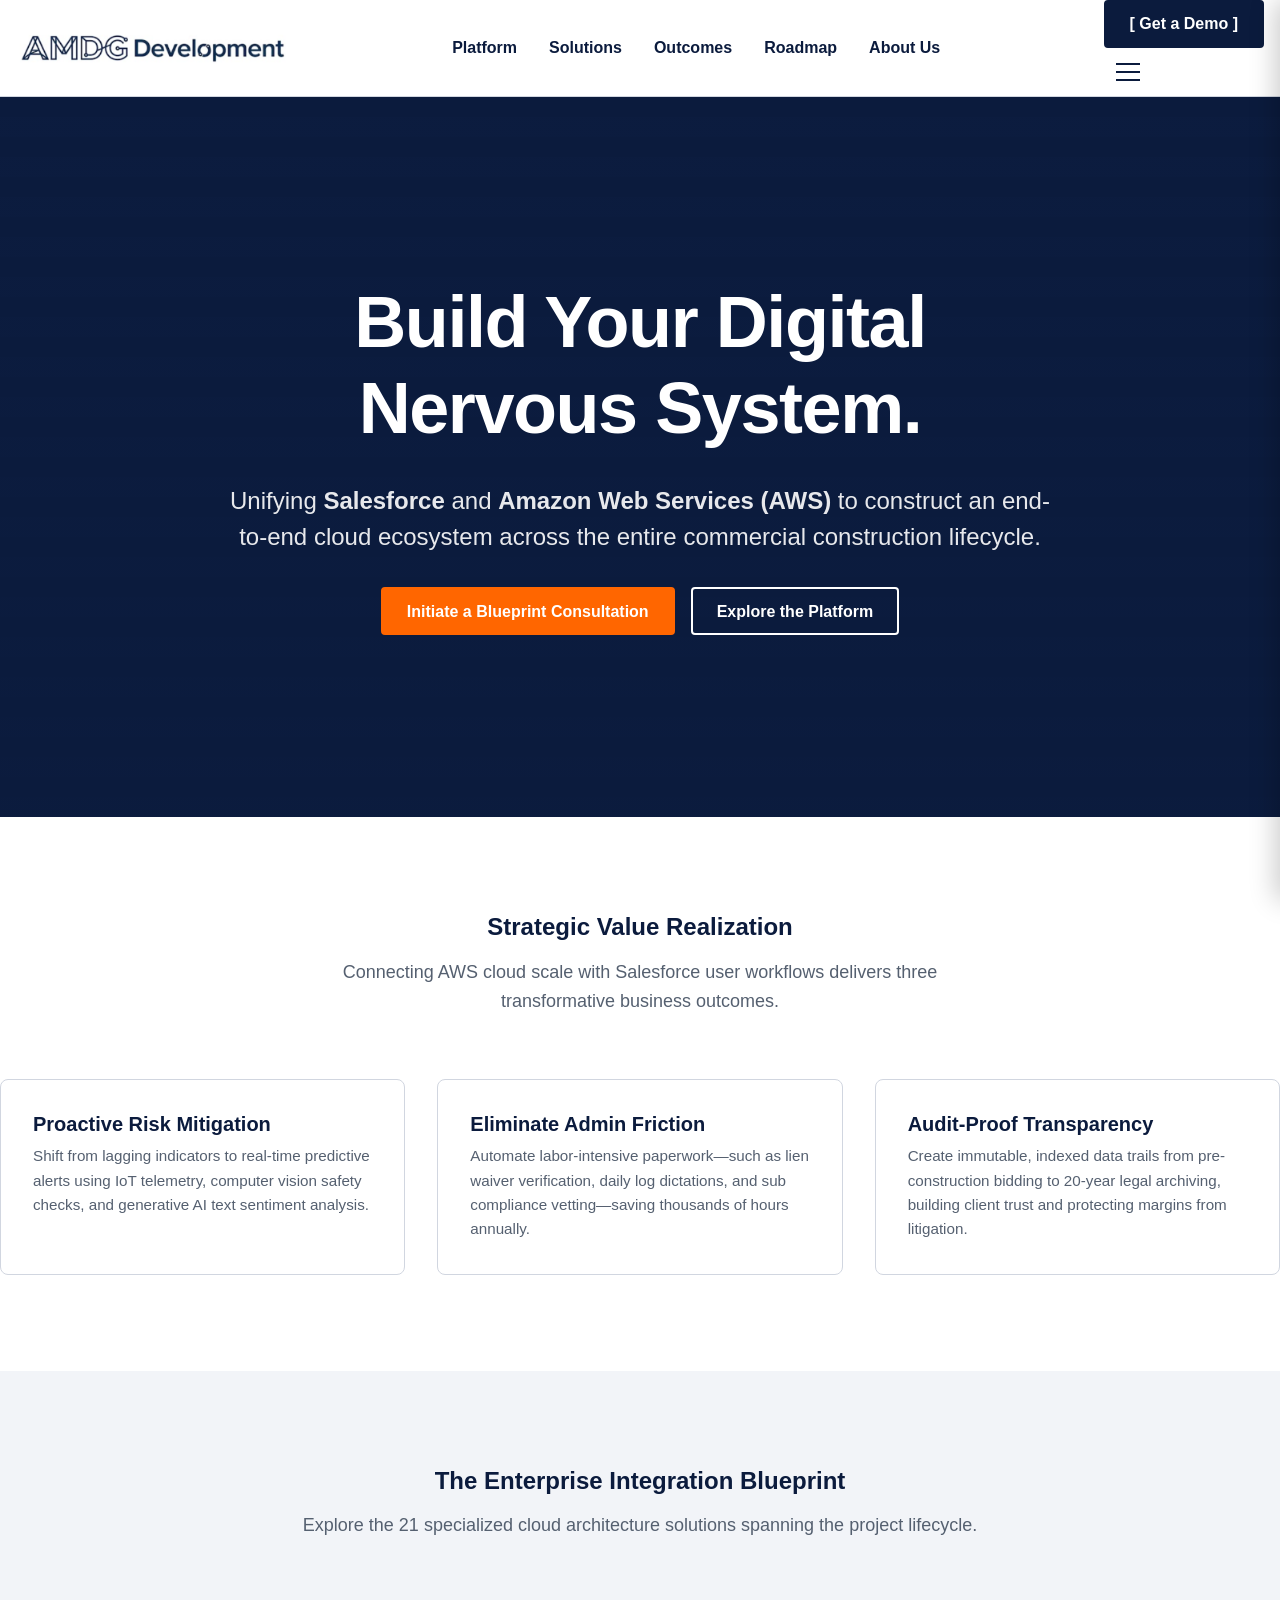
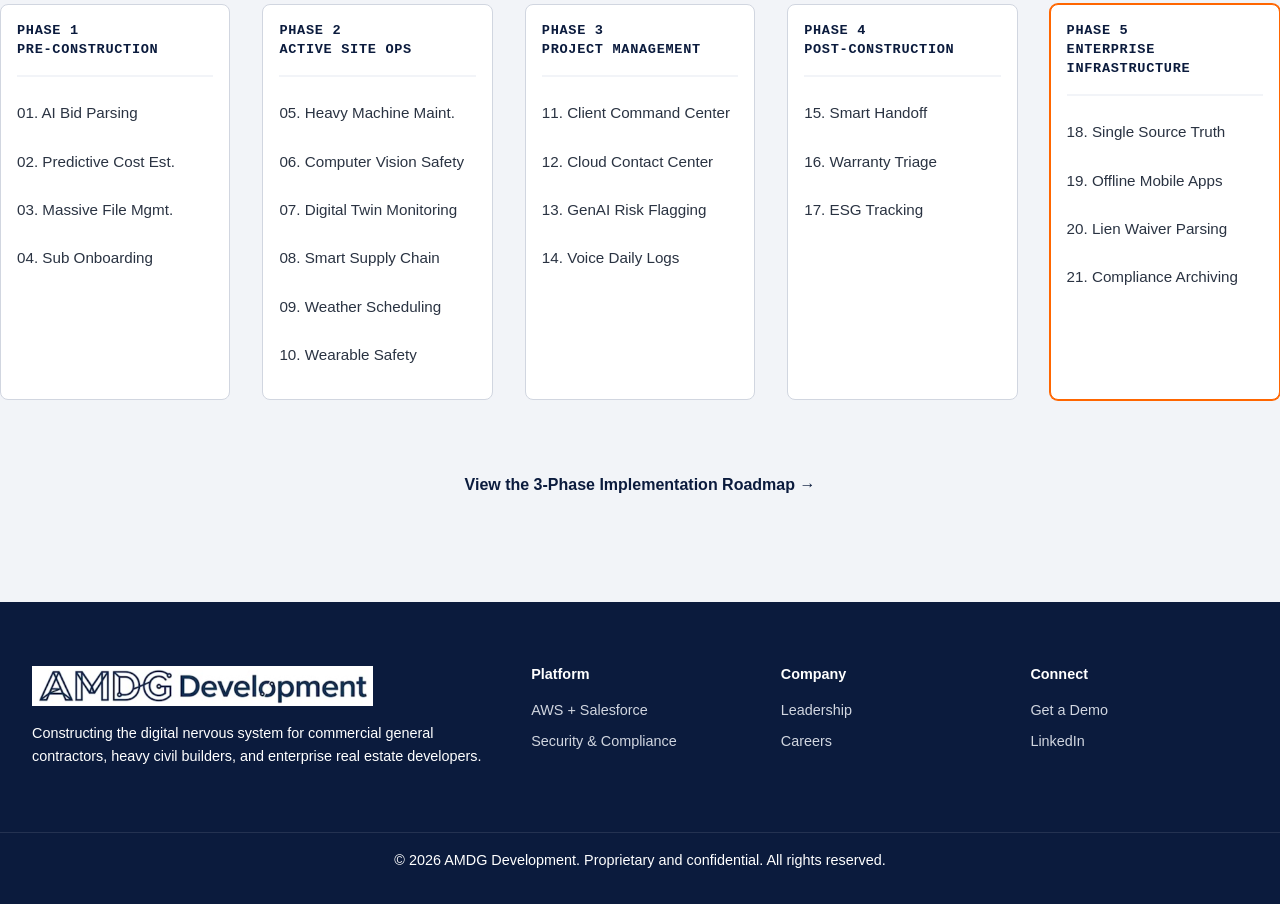
<file: index.html>
<!DOCTYPE html>
<html lang="en">
<head>
    <meta charset="UTF-8">
    <!-- Responsive Meta Tag (Crucial for proper scaling on iPhone and Galaxy) -->
    <meta name="viewport" content="width=device-width, initial-scale=1.0, viewport-fit=cover">
    
    <title>AMDG Development | Enterprise Construction Integration (Salesforce + AWS)</title>
    <meta name="description" content="Unifying Salesforce CRM and AWS to construct an end-to-end digital nervous system across the commercial construction lifecycle.">

    <!-- 1. Favicon (Using your existing SVG logo for a crisp browser tab icon) -->
    <link rel="icon" type="image/png" href="assets/icons/amdg-logo.png">

    <!-- 2. Preconnect to Google Fonts (Speeds up font loading dramatically) -->
    <link rel="preconnect" href="https://fonts.googleapis.com">
    <link rel="preconnect" href="https://fonts.gstatic.com" crossorigin>
    
    <!-- 3. Typography Engine: Inter (Enterprise Base) & Roboto Mono (Tech/Blueprint Accents) -->
    <link href="https://fonts.googleapis.com/css2?family=Inter:wght@400;500;600;700&family=Roboto+Mono:wght@400;500&display=swap" rel="stylesheet">

    <!-- 4. Stylesheets in Strict Cascade Order -->
    <link rel="stylesheet" href="css/normalize.css">
    <link rel="stylesheet" href="css/global.css">
    <link rel="stylesheet" href="css/responsive.css"> <!-- Loaded early so clamp() variables apply downstream -->
    <link rel="stylesheet" href="css/mega-menu.css">
    <link rel="stylesheet" href="css/mobile-menu.css">
    <link rel="stylesheet" href="css/home.css"> <!-- Page-specific styles load last to override safely -->

    <!-- 5. Scripts (Deferred to guarantee the DOM exists before they run) -->
    <script src="js/main.js" defer></script>
    <script src="js/mobile-drawer.js" defer></script>
    <script src="js/mega-menu.js" defer></script>
    <script src="js/animations.js" defer></script>
</head>

<body>

    <!-- =========================================================
         GLOBAL HEADER & NAVIGATION (Sticky)
         ========================================================= -->
    <header class="sticky-nav">
        <div class="nav-container">
            <!-- Brand Logo -->
            <div class="brand">
                <a href="./index.html">
                    <img src="assets/icons/amdg-logo.png" alt="AMDG Development" class="logo-img">
                    <!-- <span class="brand-text">AMDG Development</span> -->
                </a>
            </div>

            <!-- Desktop Mega Menu (Hidden on Mobile) -->
            <nav class="desktop-nav-only">
                <ul class="nav-links">
                    <li class="dropdown-trigger">
                        <a href="./platform/index.html">Platform</a>
                    </li>
                    
                    <!-- Solutions 5-Column Mega Menu -->
                    <li class="dropdown-trigger mega-menu-trigger">
                        <a href="#">Solutions</a>
                        <div class="mega-menu grid-5-col">
                            <div class="mega-col">
                                <h4>1. Pre-Construction</h4>
                                <a href="./solutions/pre-construction/ai-bid-parsing.html">AI Bid Parsing</a>
                                <a href="./solutions/pre-construction/predictive-cost-estimation.html">Predictive Cost Est.</a>
                                <a href="./solutions/pre-construction/massive-file-management.html">Massive File Mgmt.</a>
                                <a href="./solutions/pre-construction/automated-subcontractor-onboarding.html">Sub Onboarding</a>
                            </div>
                            <div class="mega-col">
                                <h4>2. Active Site Ops</h4>
                                <a href="./solutions/active-site/heavy-machinery-predictive-maintenance.html">Machine Maint.</a>
                                <a href="./solutions/active-site/computer-vision-site-safety.html">Computer Vision</a>
                                <a href="./solutions/active-site/digital-twin-monitoring.html">Digital Twins</a>
                                <a href="./solutions/active-site/smart-supply-chain-tracking.html">Supply Tracking</a>
                                <a href="./solutions/active-site/weather-responsive-scheduling.html">Weather Scheduling</a>
                                <a href="./solutions/active-site/wearable-worker-safety.html">Wearable Safety</a>
                            </div>
                            <div class="mega-col">
                                <h4>3. Project Management</h4>
                                <a href="./solutions/project-management/unified-client-command-center.html">Client Command Center</a>
                                <a href="./solutions/project-management/intelligent-contact-center.html">Cloud Contact Center</a>
                                <a href="./solutions/project-management/generative-ai-risk-flagging.html">GenAI Risk Flagging</a>
                                <a href="./solutions/project-management/automated-daily-site-logs.html">Voice Daily Logs</a>
                            </div>
                            <div class="mega-col">
                                <h4>4. Post-Construction</h4>
                                <a href="./solutions/post-construction/smart-building-handoff.html">Smart Handoff</a>
                                <a href="./solutions/post-construction/automated-warranty-triage.html">Warranty Triage</a>
                                <a href="./solutions/post-construction/esg-sustainability-tracking.html">ESG Tracking</a>
                            </div>
                            <div class="mega-col">
                                <h4>5. Enterprise IT</h4>
                                <a href="./solutions/enterprise-it/single-source-of-truth.html">Single Source of Truth</a>
                                <a href="./solutions/enterprise-it/agile-field-apps.html">Offline Mobile Apps</a>
                                <a href="./solutions/enterprise-it/automated-lien-waiver-processing.html">Lien Waiver Parsing</a>
                                <a href="./solutions/enterprise-it/disaster-recovery-archiving.html">Compliance Archiving</a>
                            </div>
                        </div>
                    </li>

                    <li class="dropdown-trigger">
                        <a href="./outcomes/index.html">Outcomes</a>
                    </li>
                    <li class="dropdown-trigger">
                        <a href="./roadmap/index.html">Roadmap</a>
                    </li>
                    <li class="dropdown-trigger">
                        <a href="./about/index.html">About Us</a>
                    </li>
                </ul>
            </nav>

            <!-- Global Call to Action -->
            <div class="nav-cta">
                <a href="./contact/get-a-demo.html" class="btn-primary desktop-nav-only">[ Get a Demo ]</a>
                <a href="./contact/get-a-demo.html" class="btn-primary-mini mobile-drawer-only">Demo</a>
                
                <!-- Mobile Hamburger Icon (48px tap target) -->
                <button class="hamburger-btn mobile-drawer-only" aria-label="Open menu" aria-expanded="false">
                    <span class="hamburger-line"></span>
                    <span class="hamburger-line"></span>
                    <span class="hamburger-line"></span>
                </button>
            </div>
        </div>
    </header>

    <!-- =========================================================
         MOBILE OFF-CANVAS DRAWER (Hidden by default)
         ========================================================= -->
    <nav class="mobile-drawer overlay-solid-bg" aria-hidden="true">
        <div class="drawer-header">
            <span class="brand-text">Menu</span>
            <button class="close-drawer-btn" aria-label="Close menu">&times;</button>
        </div>
        <div class="drawer-content">
            <a href="./platform/index.html" class="drawer-link">Platform</a>
            
            <!-- Phase Accordions for Mobile Progressive Disclosure -->
            <div class="accordion">
                <button class="accordion-header" aria-expanded="false">Solutions (21 Services) <span class="icon-plus"></span></button>
                <div class="accordion-body">
                    <div class="phase-group">
                        <h5>Phase 1: Pre-Construction</h5>
                        <a href="./solutions/pre-construction/ai-bid-parsing.html">AI Bid Parsing</a>
                        <a href="./solutions/pre-construction/predictive-cost-estimation.html">Predictive Cost Estimation</a>
                        <!-- Add other Phase 1 links here -->
                    </div>
                    <div class="phase-group">
                        <h5>Phase 2: Active Site Ops</h5>
                        <a href="./solutions/active-site/wearable-worker-safety.html">Wearable Worker Safety</a>
                        <!-- Add other Phase 2 links here -->
                    </div>
                    <!-- (Phases 3-5 omitted for brevity in template, replicated via standard accordion logic) -->
                </div>
            </div>

            <a href="./outcomes/index.html" class="drawer-link">Outcomes</a>
            <a href="./roadmap/index.html" class="drawer-link">Implementation Roadmap</a>
            <a href="./about/index.html" class="drawer-link">About Us</a>
            
            <div class="drawer-footer mobile-bottom-cta">
                <a href="./contact/get-a-demo.html" class="btn-primary full-width">Speak to an Architect</a>
            </div>
        </div>
    </nav>

    <!-- =========================================================
         MAIN CONTENT
         ========================================================= -->
    <main>
        <!-- Hero Section (Typography and Texture First) -->
        <section class="hero dark-texture-bg">
            <div class="container layout-center text-white">
                <h1 class="fluid-h1">Build Your Digital Nervous System.</h1>
                <p class="hero-subtext fluid-h2-sub">
                    Unifying <strong>Salesforce</strong> and <strong>Amazon Web Services (AWS)</strong> to construct an end-to-end cloud ecosystem across the entire commercial construction lifecycle.
                </p>
                <div class="hero-actions">
                    <a href="./contact/get-a-demo.html" class="btn-primary high-vis-accent">Initiate a Blueprint Consultation</a>
                    <a href="./platform/index.html" class="btn-secondary">Explore the Platform</a>
                </div>
            </div>
        </section>

        <!-- The Three Pillars Section -->
        <section class="pillars-section container">
            <header class="section-header text-center">
                <h2>Strategic Value Realization</h2>
                <p>Connecting AWS cloud scale with Salesforce user workflows delivers three transformative business outcomes.</p>
            </header>

            <div class="grid-3-col">
                <!-- Pillar 1 -->
                <a href="./outcomes/proactive-risk-mitigation.html" class="pillar-card">
            <!--        <div class="icon-wrapper">
                        <img src="assets/icons/risk-radar.png" alt="Risk Mitigation Icon">
                    </div> -->
                    <h3>Proactive Risk Mitigation</h3>
                    <p>Shift from lagging indicators to real-time predictive alerts using IoT telemetry, computer vision safety checks, and generative AI text sentiment analysis.</p>
                </a>
                
                <!-- Pillar 2 -->
                <a href="./outcomes/margin-protection.html" class="pillar-card">
             <!--       <div class="icon-wrapper">
                        <img src="./assets/icons/friction-gear.svg" alt="Administrative Friction Icon">
                    </div> -->
                    <h3>Eliminate Admin Friction</h3>
                    <p>Automate labor-intensive paperwork—such as lien waiver verification, daily log dictations, and sub compliance vetting—saving thousands of hours annually.</p>
                </a>

                <!-- Pillar 3 -->
                <a href="./outcomes/audit-proof-transparency.html" class="pillar-card">
             <!--       <div class="icon-wrapper">
                        <img src="./assets/icons/shield-check.svg" alt="Audit-Proof Icon">
                    </div> -->
                    <h3>Audit-Proof Transparency</h3>
                    <p>Create immutable, indexed data trails from pre-construction bidding to 20-year legal archiving, building client trust and protecting margins from litigation.</p>
                </a>
            </div>
        </section>

        <!-- Interactive Integration Blueprint Matrix Section -->
        <section class="blueprint-section container bg-concrete-gray">
            <header class="section-header text-center">
                <h2>The Enterprise Integration Blueprint</h2>
                <p>Explore the 21 specialized cloud architecture solutions spanning the project lifecycle.</p>
            </header>

            <!-- 
                 Mobile: Flickable horizontal carousel or stacked cards
                 Desktop: 5-column CSS grid flowchart
            -->
            <div class="blueprint-matrix scroll-snap-x">
                
                <!-- Phase 1 Column -->
                <div class="matrix-phase-col snap-center">
                    <div class="phase-header">Phase 1 <br> Pre-Construction</div>
                    <ul class="phase-links">
                        <li><a href="./solutions/pre-construction/ai-bid-parsing.html">01. AI Bid Parsing</a></li>
                        <li><a href="./solutions/pre-construction/predictive-cost-estimation.html">02. Predictive Cost Est.</a></li>
                        <li><a href="./solutions/pre-construction/massive-file-management.html">03. Massive File Mgmt.</a></li>
                        <li><a href="./solutions/pre-construction/automated-subcontractor-onboarding.html">04. Sub Onboarding</a></li>
                    </ul>
                </div>

                <!-- Phase 2 Column -->
                <div class="matrix-phase-col snap-center">
                    <div class="phase-header">Phase 2 <br> Active Site Ops</div>
                    <ul class="phase-links">
                        <li><a href="./solutions/active-site/heavy-machinery-predictive-maintenance.html">05. Heavy Machine Maint.</a></li>
                        <li><a href="./solutions/active-site/computer-vision-site-safety.html">06. Computer Vision Safety</a></li>
                        <li><a href="./solutions/active-site/digital-twin-monitoring.html">07. Digital Twin Monitoring</a></li>
                        <li><a href="./solutions/active-site/smart-supply-chain-tracking.html">08. Smart Supply Chain</a></li>
                        <li><a href="./solutions/active-site/weather-responsive-scheduling.html">09. Weather Scheduling</a></li>
                        <li><a href="./solutions/active-site/wearable-worker-safety.html">10. Wearable Safety</a></li>
                    </ul>
                </div>

                <!-- Phase 3 Column -->
                <div class="matrix-phase-col snap-center">
                    <div class="phase-header">Phase 3 <br> Project Management</div>
                    <ul class="phase-links">
                        <li><a href="./solutions/project-management/unified-client-command-center.html">11. Client Command Center</a></li>
                        <li><a href="./solutions/project-management/intelligent-contact-center.html">12. Cloud Contact Center</a></li>
                        <li><a href="./solutions/project-management/generative-ai-risk-flagging.html">13. GenAI Risk Flagging</a></li>
                        <li><a href="./solutions/project-management/automated-daily-site-logs.html">14. Voice Daily Logs</a></li>
                    </ul>
                </div>

                <!-- Phase 4 Column -->
                <div class="matrix-phase-col snap-center">
                    <div class="phase-header">Phase 4 <br> Post-Construction</div>
                    <ul class="phase-links">
                        <li><a href="./solutions/post-construction/smart-building-handoff.html">15. Smart Handoff</a></li>
                        <li><a href="./solutions/post-construction/automated-warranty-triage.html">16. Warranty Triage</a></li>
                        <li><a href="./solutions/post-construction/esg-sustainability-tracking.html">17. ESG Tracking</a></li>
                    </ul>
                </div>

                <!-- Phase 5 Column -->
                <div class="matrix-phase-col snap-center highlight-phase">
                    <div class="phase-header">Phase 5 <br> Enterprise Infrastructure</div>
                    <ul class="phase-links">
                        <li><a href="./solutions/enterprise-it/single-source-of-truth.html">18. Single Source Truth</a></li>
                        <li><a href="./solutions/enterprise-it/agile-field-apps.html">19. Offline Mobile Apps</a></li>
                        <li><a href="./solutions/enterprise-it/automated-lien-waiver-processing.html">20. Lien Waiver Parsing</a></li>
                        <li><a href="./solutions/enterprise-it/disaster-recovery-archiving.html">21. Compliance Archiving</a></li>
                    </ul>
                </div>

            </div>
            
            <div class="text-center cta-spacing-top">
                <a href="./roadmap/index.html" class="btn-text">View the 3-Phase Implementation Roadmap &rarr;</a>
            </div>
        </section>

    </main>

    <!-- =========================================================
         GLOBAL FOOTER
         ========================================================= -->
    <footer class="global-footer bg-blueprint-navy text-white">
        <div class="container grid-5-col">
            <div class="footer-brand footer-col-span-2">
                <!-- <img src="./assets/icons/amdg-logo-white.svg" alt="AMDG Development" class="footer-logo"> -->
                <img src="./assets/icons/amdg-logo.png" alt="AMDG Development" class="footer-logo">
                <p>Constructing the digital nervous system for commercial general contractors, heavy civil builders, and enterprise real estate developers.</p>
            </div>
            
            <div class="footer-links">
                <h4>Platform</h4>
                <ul>
                    <li><a href="./platform/ecosystem.html">AWS + Salesforce</a></li>
                    <li><a href="./platform/security-compliance.html">Security & Compliance</a></li>
                </ul>
            </div>
            
            <div class="footer-links">
                <h4>Company</h4>
                <ul>
                    <li><a href="./about/integration-architects.html">Leadership</a></li>
                    <li><a href="./about/careers.html">Careers</a></li>
                </ul>
            </div>

            <div class="footer-links">
                <h4>Connect</h4>
                <ul>
                    <li><a href="./contact/get-a-demo.html">Get a Demo</a></li>
                    <li><a href="#">LinkedIn</a></li>
                </ul>
            </div>
        </div>
        <div class="container footer-bottom">
            <p>&copy; 2026 AMDG Development. Proprietary and confidential. All rights reserved.</p>
        </div>
    </footer>

</body>
</html>
</file>
<file: css/global.css>
/* =========================================================
   GLOBAL DESIGN SYSTEM & VARIABLES
   ========================================================= */
:root {
    /* Brand Colors */
    --clr-blueprint-navy: #0B1B3D;
    --clr-blueprint-navy-light: #152B5B;
    --clr-high-vis-orange: #FF6600;
    --clr-high-vis-orange-hover: #E65C00;
    --clr-concrete-gray: #F2F4F8;
    --clr-concrete-dark: #D1D6E0;
    --clr-white: #FFFFFF;
    --clr-text-main: #2A3342;
    --clr-text-muted: #556070;

    /* Typography */
    --font-primary: -apple-system, BlinkMacSystemFont, "Segoe UI", Roboto, Helvetica, Arial, sans-serif;
    --font-mono: "SFMono-Regular", Consolas, "Liberation Mono", Menlo, monospace;
    
    /* Spacing & Layout */
    --container-max-width: 1280px;
    --spacing-xs: 0.5rem;
    --spacing-sm: 1rem;
    --spacing-md: 2rem;
    --spacing-lg: 4rem;
    --spacing-xl: 6rem;
    
    /* Touch Targets (Mobile First) */
    --touch-target-min: 48px;

    /* Z-Index Scale */
    --z-base: 1;
    --z-sticky: 100;
    --z-drawer: 200;
    --z-overlay: 300;
}

/* =========================================================
   BASE STYLES & TYPOGRAPHY
   ========================================================= */
* {
    box-sizing: border-box;
    margin: 0;
    padding: 0;
}

body {
    font-family: var(--font-primary);
    color: var(--clr-text-main);
    background-color: var(--clr-white);
    line-height: 1.6;
    font-size: 16px;
    -webkit-font-smoothing: antialiased;
}

h1, h2, h3, h4, h5, h6 {
    line-height: 1.2;
    font-weight: 700;
    margin-bottom: var(--spacing-sm);
    color: var(--clr-blueprint-navy);
}

a {
    color: var(--clr-blueprint-navy);
    text-decoration: none;
    transition: color 0.2s ease;
}

a:hover {
    color: var(--clr-high-vis-orange);
}

/* Fluid Typography Utilities */
.fluid-h1 {
    font-size: clamp(2.5rem, 5vw + 1rem, 4.5rem);
    letter-spacing: -0.02em;
    margin-bottom: var(--spacing-md);
}

.fluid-h2-sub {
    font-size: clamp(1.125rem, 2vw + 0.5rem, 1.5rem);
    font-weight: 400;
    line-height: 1.5;
    opacity: 0.9;
}

/* =========================================================
   LAYOUT UTILITIES (Mobile First)
   ========================================================= */
.container {
    width: 100%;
    max-width: var(--container-max-width);
    margin: 0 auto;
    padding: 0 var(--spacing-sm);
}

@media (min-width: 768px) {
    .container { padding: 0 var(--spacing-md); }
}

.text-center { text-align: center; }
.text-white, .text-white h1, .text-white h2, .text-white p { color: var(--clr-white); }
.bg-concrete-gray { background-color: var(--clr-concrete-gray); }
.bg-blueprint-navy { background-color: var(--clr-blueprint-navy); }

/* Responsive Grids */
.grid-3-col, .grid-5-col {
    display: grid;
    grid-template-columns: 1fr;
    gap: var(--spacing-md);
}

@media (min-width: 768px) {
    .grid-3-col { grid-template-columns: repeat(2, 1fr); }
    .grid-5-col { grid-template-columns: repeat(3, 1fr); }
}

@media (min-width: 1024px) {
    .grid-3-col { grid-template-columns: repeat(3, 1fr); }
    .grid-5-col { grid-template-columns: repeat(5, 1fr); }
}

/* =========================================================
   BUTTONS & CALLS TO ACTION
   ========================================================= */
.btn-primary, .btn-secondary, .btn-primary-mini {
    display: inline-flex;
    align-items: center;
    justify-content: center;
    min-height: var(--touch-target-min);
    padding: 0 1.5rem;
    font-weight: 600;
    border-radius: 4px;
    cursor: pointer;
    transition: all 0.2s ease;
    text-align: center;
}

.btn-primary {
    background-color: var(--clr-blueprint-navy);
    color: var(--clr-white);
    border: 2px solid var(--clr-blueprint-navy);
}

.btn-primary:hover {
    background-color: var(--clr-blueprint-navy-light);
    color: var(--clr-white);
}

.btn-primary.high-vis-accent {
    background-color: var(--clr-high-vis-orange);
    border-color: var(--clr-high-vis-orange);
}

.btn-primary.high-vis-accent:hover {
    background-color: var(--clr-high-vis-orange-hover);
}

.btn-secondary {
    background-color: transparent;
    color: var(--clr-white);
    border: 2px solid var(--clr-white);
}

.btn-secondary:hover {
    background-color: rgba(255, 255, 255, 0.1);
    color: var(--clr-white);
}

.btn-text {
    font-weight: 700;
    color: var(--clr-blueprint-navy);
    display: inline-block;
    padding: var(--spacing-xs) 0;
}

.btn-text:hover { color: var(--clr-high-vis-orange); }
.full-width { width: 100%; }

/* =========================================================
   GLOBAL HEADER & FOOTER
   ========================================================= */
.sticky-nav {
    position: sticky;
    top: 0;
    z-index: var(--z-sticky);
    background-color: var(--clr-white);
    border-bottom: 1px solid var(--clr-concrete-dark);
}

.nav-container {
    display: flex;
    justify-content: space-between;
    align-items: center;
    min-height: 70px;
    padding: 0 var(--spacing-sm);
    max-width: var(--container-max-width);
    margin: 0 auto;
}

.brand a {
    display: flex;
    align-items: center;
    gap: 0.5rem;
    font-weight: 800;
    font-size: 1.25rem;
    letter-spacing: -0.02em;
}

.logo-img { height: 32px; width: auto; }
.desktop-nav-only { display: none; }

@media (min-width: 1024px) {
    .desktop-nav-only { display: flex; }
    .mobile-drawer-only { display: none; }
}

.global-footer {
    padding: var(--spacing-lg) 0 var(--spacing-md);
    font-size: 0.9rem;
}

.footer-logo {
    height: 40px;
    margin-bottom: var(--spacing-sm);
}

.global-footer h4 {
    color: var(--clr-white);
    margin-bottom: var(--spacing-sm);
}

.global-footer ul { list-style: none; }
.global-footer ul li { margin-bottom: 0.5rem; }
.global-footer ul a { color: var(--clr-concrete-dark); }
.global-footer ul a:hover { color: var(--clr-white); }
.footer-col-span-2 { grid-column: span 1; }

@media (min-width: 768px) {
    .footer-col-span-2 { grid-column: span 2; }
}

.footer-bottom {
    margin-top: var(--spacing-lg);
    padding-top: var(--spacing-sm);
    border-top: 1px solid rgba(255, 255, 255, 0.1);
    color: var(--clr-concrete-dark);
    text-align: center;
}
</file>
<file: css/responsive.css>
/* =========================================================
   GLOBAL RESPONSIVE UTILITIES & DEVICE OPTIMIZATIONS
   ========================================================= */

/* Device Notch & Safe Area Handling 
   Crucial for edge-to-edge mobile app experience on iOS/Android */
@supports (padding: max(0px)) {
    body {
        padding-left: max(0px, env(safe-area-inset-left));
        padding-right: max(0px, env(safe-area-inset-right));
    }
    
    .sticky-nav {
        padding-top: max(0px, env(safe-area-inset-top));
    }
}

/* Touch-Device Optimizations */
@media (hover: none) and (pointer: coarse) {
    /* Prevent sticky hover states on touch devices */
    a:hover, 
    .btn-primary:hover, 
    .btn-secondary:hover, 
    .pillar-card:hover {
        transform: none !important;
        box-shadow: none !important;
    }
    
    /* Ensure minimum touch target heights for accessibility */
    button, 
    input[type="submit"], 
    .btn-primary, 
    .btn-secondary {
        min-height: 48px;
    }
}

/* Responsive Visibility Utilities */
.hide-on-mobile { display: none !important; }
.show-on-mobile { display: block !important; }

@media (min-width: 768px) {
    .hide-on-tablet { display: none !important; }
    .show-on-tablet { display: block !important; }
    .hide-on-mobile { display: block !important; }
    .show-on-mobile { display: none !important; }
}

@media (min-width: 1024px) {
    .hide-on-desktop { display: none !important; }
    .show-on-desktop { display: block !important; }
}

/* Fluid Image Utilities */
.img-fluid {
    max-width: 100%;
    height: auto;
    object-fit: cover;
}

/* Fluid Embeds (Videos/Iframes) */
.video-wrapper {
    position: relative;
    padding-bottom: 56.25%; /* 16:9 Aspect Ratio */
    height: 0;
    overflow: hidden;
}

.video-wrapper iframe,
.video-wrapper object,
.video-wrapper embed {
    position: absolute;
    top: 0;
    left: 0;
    width: 100%;
    height: 100%;
}

/* =========================================================
   PRINT STYLES (Job Site Exports & PDFs)
   ========================================================= */
@media print {
    /* Reset colors for printer ink economy */
    body, .bg-blueprint-navy, .bg-concrete-gray {
        background-color: transparent !important;
        background-image: none !important;
        color: #000 !important;
    }

    /* Hide UI elements unnecessary for physical/PDF copies */
    .sticky-nav,
    .mobile-drawer,
    .global-footer,
    .btn-primary,
    .btn-secondary,
    .btn-primary-mini {
        display: none !important;
    }

    /* Ensure layouts stack or render cleanly */
    .grid-3-col, .grid-5-col {
        display: block;
    }

    .pillar-card, .matrix-phase-col {
        break-inside: avoid;
        page-break-inside: avoid;
        border: 1px solid #ccc !important;
        margin-bottom: 20px;
        box-shadow: none !important;
    }

    /* Expand the horizontal mobile scroll container for print */
    .blueprint-matrix.scroll-snap-x {
        display: block !important;
        overflow: visible !important;
    }

    /* Print URLs next to links for offline reference */
    a[href]::after {
        content: " (" attr(href) ")";
        font-size: 0.8em;
        color: #555;
    }
    
    /* Skip URLs for relative anchor links or javascript */
    a[href^="#"]::after,
    a[href^="javascript:"]::after {
        content: "";
    }

    h1, h2, h3 {
        page-break-after: avoid;
    }

    img {
        page-break-inside: avoid;
    }
}
</file>
<file: css/mega-menu.css>
/* =========================================================
   DESKTOP MEGA MENU
   ========================================================= */

/* Desktop Navigation Base */
.nav-links {
    display: flex;
    list-style: none;
    margin: 0;
    padding: 0;
    gap: var(--spacing-md);
    height: 100%;
    align-items: center;
}

.dropdown-trigger > a {
    font-weight: 600;
    color: var(--clr-blueprint-navy);
    padding: var(--spacing-sm) 0;
    position: relative;
}

.dropdown-trigger > a::after {
    content: '';
    position: absolute;
    bottom: 5px;
    left: 0;
    width: 0%;
    height: 2px;
    background-color: var(--clr-high-vis-orange);
    transition: width 0.3s ease;
}

.dropdown-trigger:hover > a::after {
    width: 100%;
}

/* Mega Menu Container Setup */
.mega-menu-trigger {
    /* Set static so the mega-menu can be 100% of the viewport width if desired, 
       but we will constrain it to the container instead for better reading */
    position: static; 
}

/* The actual Dropdown Window */
.mega-menu {
    position: absolute;
    top: 70px; /* Matches min-height of nav-container */
    left: 0;
    width: 100%;
    background-color: var(--clr-white);
    border-top: 1px solid var(--clr-concrete-dark);
    border-bottom: 3px solid var(--clr-high-vis-orange);
    box-shadow: 0 15px 35px rgba(11, 27, 61, 0.1);
    
    /* Padding internally to align with the container max-width */
    padding: var(--spacing-md) max(calc((100vw - var(--container-max-width)) / 2), var(--spacing-md));
    
    /* Visually Hidden by default */
    opacity: 0;
    visibility: hidden;
    transform: translateY(-10px);
    transition: opacity 0.3s ease, transform 0.3s ease, visibility 0.3s;
    z-index: var(--z-overlay);
}

/* Hover Intent (Pure CSS) */
.mega-menu-trigger:hover .mega-menu,
.mega-menu-trigger:focus-within .mega-menu {
    opacity: 1;
    visibility: visible;
    transform: translateY(0);
}

/* Column Styling */
.mega-col {
    display: flex;
    flex-direction: column;
}

.mega-col h4 {
    font-family: var(--font-mono);
    font-size: 0.85rem;
    text-transform: uppercase;
    letter-spacing: 0.05em;
    color: var(--clr-blueprint-navy-light);
    margin-bottom: var(--spacing-sm);
    padding-bottom: var(--spacing-xs);
    border-bottom: 2px solid var(--clr-concrete-gray);
}

.mega-col a {
    color: var(--clr-text-main);
    padding: 0.35rem 0;
    font-size: 0.95rem;
    transition: color 0.2s ease, padding-left 0.2s ease;
}

.mega-col a:hover, 
.mega-col a:focus {
    color: var(--clr-high-vis-orange);
    padding-left: 5px; /* Subtle right nudge */
    outline: none;
}
</file>
<file: css/mobile-menu.css>
/* =========================================================
   MOBILE MENU & OFF-CANVAS DRAWER
   ========================================================= */

/* Hamburger Button (Header) */
.hamburger-btn {
    display: flex;
    flex-direction: column;
    justify-content: center;
    align-items: center;
    gap: 6px;
    width: var(--touch-target-min);
    height: var(--touch-target-min);
    background: transparent;
    border: none;
    cursor: pointer;
    z-index: calc(var(--z-drawer) + 1);
    padding: 0;
}

.hamburger-line {
    display: block;
    width: 24px;
    height: 2px;
    background-color: var(--clr-blueprint-navy);
    transition: transform 0.3s ease, opacity 0.3s ease;
}

/* Off-Canvas Drawer Layout */
.mobile-drawer {
    position: fixed;
    top: 0;
    right: 0;
    width: 100%;
    max-width: 400px;
    height: 100vh;
    background-color: var(--clr-blueprint-navy);
    color: var(--clr-white);
    z-index: var(--z-drawer);
    display: flex;
    flex-direction: column;
    transform: translateX(100%);
    transition: transform 0.3s cubic-bezier(0.4, 0, 0.2, 1);
    overflow-y: auto;
    box-shadow: -5px 0 25px rgba(0, 0, 0, 0.2);
}

/* State Class appended by mobile-drawer.js */
.mobile-drawer.is-open {
    transform: translateX(0);
}

.drawer-header {
    display: flex;
    justify-content: space-between;
    align-items: center;
    padding: var(--spacing-sm) var(--spacing-md);
    border-bottom: 1px solid rgba(255, 255, 255, 0.1);
    min-height: 70px;
}

.close-drawer-btn {
    background: transparent;
    border: none;
    color: var(--clr-white);
    font-size: 2rem;
    line-height: 1;
    width: var(--touch-target-min);
    height: var(--touch-target-min);
    cursor: pointer;
    display: flex;
    align-items: center;
    justify-content: flex-end;
}

.drawer-content {
    padding: var(--spacing-md);
    display: flex;
    flex-direction: column;
    gap: 1rem;
    flex-grow: 1;
}

.drawer-link {
    display: block;
    color: var(--clr-white);
    font-size: 1.25rem;
    font-weight: 600;
    padding: 0.5rem 0;
    border-bottom: 1px solid transparent;
}

.drawer-link:hover, .drawer-link:active {
    color: var(--clr-high-vis-orange);
}

/* =========================================================
   MOBILE ACCORDION (For Phase 1-5 Navigation)
   ========================================================= */
.accordion {
    border-top: 1px solid rgba(255, 255, 255, 0.1);
    border-bottom: 1px solid rgba(255, 255, 255, 0.1);
    margin: 0.5rem 0;
}

.accordion-header {
    width: 100%;
    display: flex;
    justify-content: space-between;
    align-items: center;
    background: transparent;
    color: var(--clr-white);
    border: none;
    font-size: 1.25rem;
    font-weight: 600;
    padding: 1rem 0;
    cursor: pointer;
    text-align: left;
}

.icon-plus {
    position: relative;
    width: 16px;
    height: 16px;
}

.icon-plus::before,
.icon-plus::after {
    content: '';
    position: absolute;
    background-color: var(--clr-high-vis-orange);
    transition: transform 0.3s ease;
}

/* Vertical line */
.icon-plus::before {
    top: 0; left: 7px; width: 2px; height: 16px;
}
/* Horizontal line */
.icon-plus::after {
    top: 7px; left: 0; width: 16px; height: 2px;
}

/* Animate to minus when open */
.accordion-header[aria-expanded="true"] .icon-plus::before {
    transform: rotate(90deg);
    opacity: 0;
}

.accordion-body {
    max-height: 0;
    overflow: hidden;
    transition: max-height 0.4s ease;
}

.accordion-header[aria-expanded="true"] + .accordion-body {
    max-height: 1500px; /* Arbitrary large number to allow full expansion */
}

.phase-group {
    padding: var(--spacing-sm) 0 var(--spacing-sm) 1rem;
}

.phase-group h5 {
    color: var(--clr-high-vis-orange);
    font-family: var(--font-mono);
    font-size: 0.85rem;
    text-transform: uppercase;
    letter-spacing: 0.05em;
    margin-bottom: 0.5rem;
}

.phase-group a {
    display: block;
    color: var(--clr-concrete-dark);
    padding: 0.5rem 0;
    font-size: 1rem;
}

.phase-group a:hover, .phase-group a:active {
    color: var(--clr-white);
}

.drawer-footer {
    margin-top: auto;
    padding-top: var(--spacing-md);
}
</file>
<file: css/home.css>
/* =========================================================
   HOME: HERO SECTION
   ========================================================= */
.hero {
    position: relative;
    padding: var(--spacing-xl) var(--spacing-sm);
    min-height: 80vh;
    display: flex;
    align-items: center;
    /* Grid texture simulating construction/blueprint paper */
    background-color: var(--clr-blueprint-navy);
    background-image: 
        linear-gradient(rgba(11, 27, 61, 0.85), rgba(11, 27, 61, 0.95)),
        url("data:image/svg+xml,%3Csvg width='40' height='40' viewBox='0 0 40 40' xmlns='http://www.w3.org/2000/svg'%3E%3Cpath d='M0 0h40v40H0V0zm20 20h20v20H20V20zM0 20h20v20H0V20z' fill='%23152B5B' fill-opacity='0.4' fill-rule='evenodd'/%3E%3C/svg%3E");
    background-size: cover, 40px 40px;
    background-position: center;
}

.hero .layout-center {
    display: flex;
    flex-direction: column;
    align-items: center;
    text-align: center;
    max-width: 900px;
}

.hero-actions {
    display: flex;
    flex-direction: column;
    gap: var(--spacing-sm);
    width: 100%;
    margin-top: var(--spacing-md);
}

@media (min-width: 768px) {
    .hero-actions {
        flex-direction: row;
        justify-content: center;
        width: auto;
    }
}

/* =========================================================
   HOME: PILLARS SECTION
   ========================================================= */
.pillars-section {
    padding: var(--spacing-xl) 0;
}

.section-header {
    max-width: 700px;
    margin: 0 auto var(--spacing-lg);
}

.section-header p {
    color: var(--clr-text-muted);
    font-size: 1.125rem;
}

.pillar-card {
    display: block;
    background-color: var(--clr-white);
    border: 1px solid var(--clr-concrete-dark);
    border-radius: 8px;
    padding: var(--spacing-md);
    transition: transform 0.3s ease, box-shadow 0.3s ease;
    color: inherit;
}

.pillar-card:hover {
    transform: translateY(-5px);
    box-shadow: 0 10px 25px rgba(11, 27, 61, 0.1);
    color: inherit;
}

.pillar-card .icon-wrapper {
    width: 64px;
    height: 64px;
    background-color: var(--clr-concrete-gray);
    border-radius: 12px;
    display: flex;
    align-items: center;
    justify-content: center;
    margin-bottom: var(--spacing-sm);
    transition: background-color 0.3s ease;
}

.pillar-card:hover .icon-wrapper {
    background-color: rgba(255, 102, 0, 0.1); /* Light orange tint on hover */
}

.pillar-card img {
    width: 32px;
    height: 32px;
}

.pillar-card h3 {
    margin-bottom: 0.5rem;
    font-size: 1.25rem;
}

.pillar-card p {
    color: var(--clr-text-muted);
    font-size: 0.95rem;
}

/* =========================================================
   HOME: BLUEPRINT MATRIX SECTION
   ========================================================= */
.blueprint-section {
    padding: var(--spacing-xl) 0;
}

/* Mobile: Horizontal Flick Carousel */
.blueprint-matrix.scroll-snap-x {
    display: flex;
    overflow-x: auto;
    gap: var(--spacing-sm);
    padding-bottom: var(--spacing-md);
    scroll-snap-type: x mandatory;
    scroll-behavior: smooth;
    -webkit-overflow-scrolling: touch;
    
    /* Hide scrollbar for cleaner look, but maintain functionality */
    scrollbar-width: none; 
}
.blueprint-matrix.scroll-snap-x::-webkit-scrollbar {
    display: none;
}

.matrix-phase-col {
    flex: 0 0 85vw; /* Almost full width on mobile */
    scroll-snap-align: center;
    background: var(--clr-white);
    border: 1px solid var(--clr-concrete-dark);
    border-radius: 8px;
    padding: var(--spacing-sm);
}

.matrix-phase-col.highlight-phase {
    border-color: var(--clr-high-vis-orange);
    box-shadow: 0 0 0 1px var(--clr-high-vis-orange);
}

.phase-header {
    font-family: var(--font-mono);
    font-size: 0.85rem;
    font-weight: 700;
    text-transform: uppercase;
    letter-spacing: 0.05em;
    color: var(--clr-blueprint-navy);
    padding-bottom: var(--spacing-sm);
    margin-bottom: var(--spacing-sm);
    border-bottom: 2px solid var(--clr-concrete-gray);
    line-height: 1.4;
}

.phase-links {
    list-style: none;
}

.phase-links li {
    margin-bottom: 0.5rem;
}

.phase-links a {
    display: block;
    padding: var(--spacing-xs) 0;
    font-size: 0.95rem;
    color: var(--clr-text-main);
}

.phase-links a:hover {
    color: var(--clr-high-vis-orange);
    padding-left: 4px; /* Slight nudge effect */
}

/* Desktop: 5-Column Grid Override */
@media (min-width: 1024px) {
    .blueprint-matrix.scroll-snap-x {
        display: grid;
        grid-template-columns: repeat(5, 1fr);
        overflow-x: visible;
        gap: var(--spacing-md);
        padding-bottom: 0;
    }
    
    .matrix-phase-col {
        flex: auto;
    }
}

.cta-spacing-top {
    margin-top: var(--spacing-lg);
}
</file>
